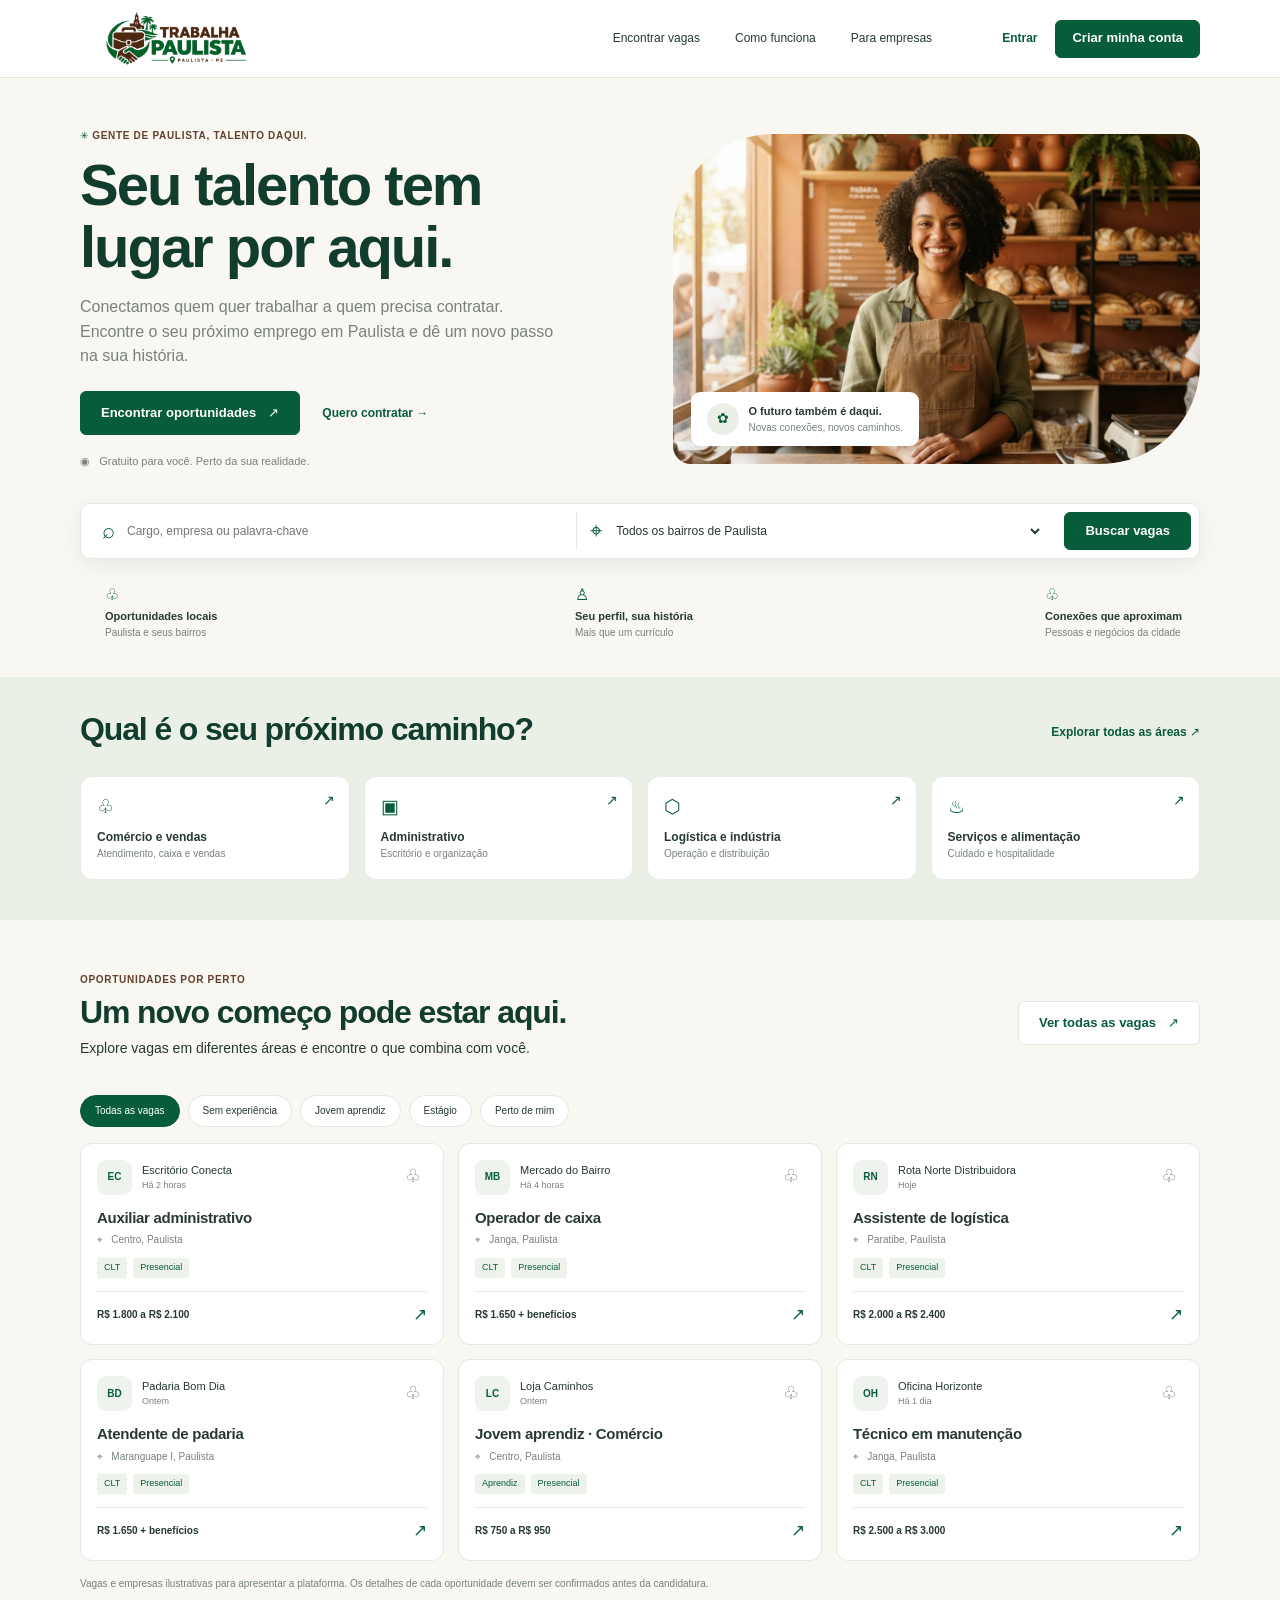
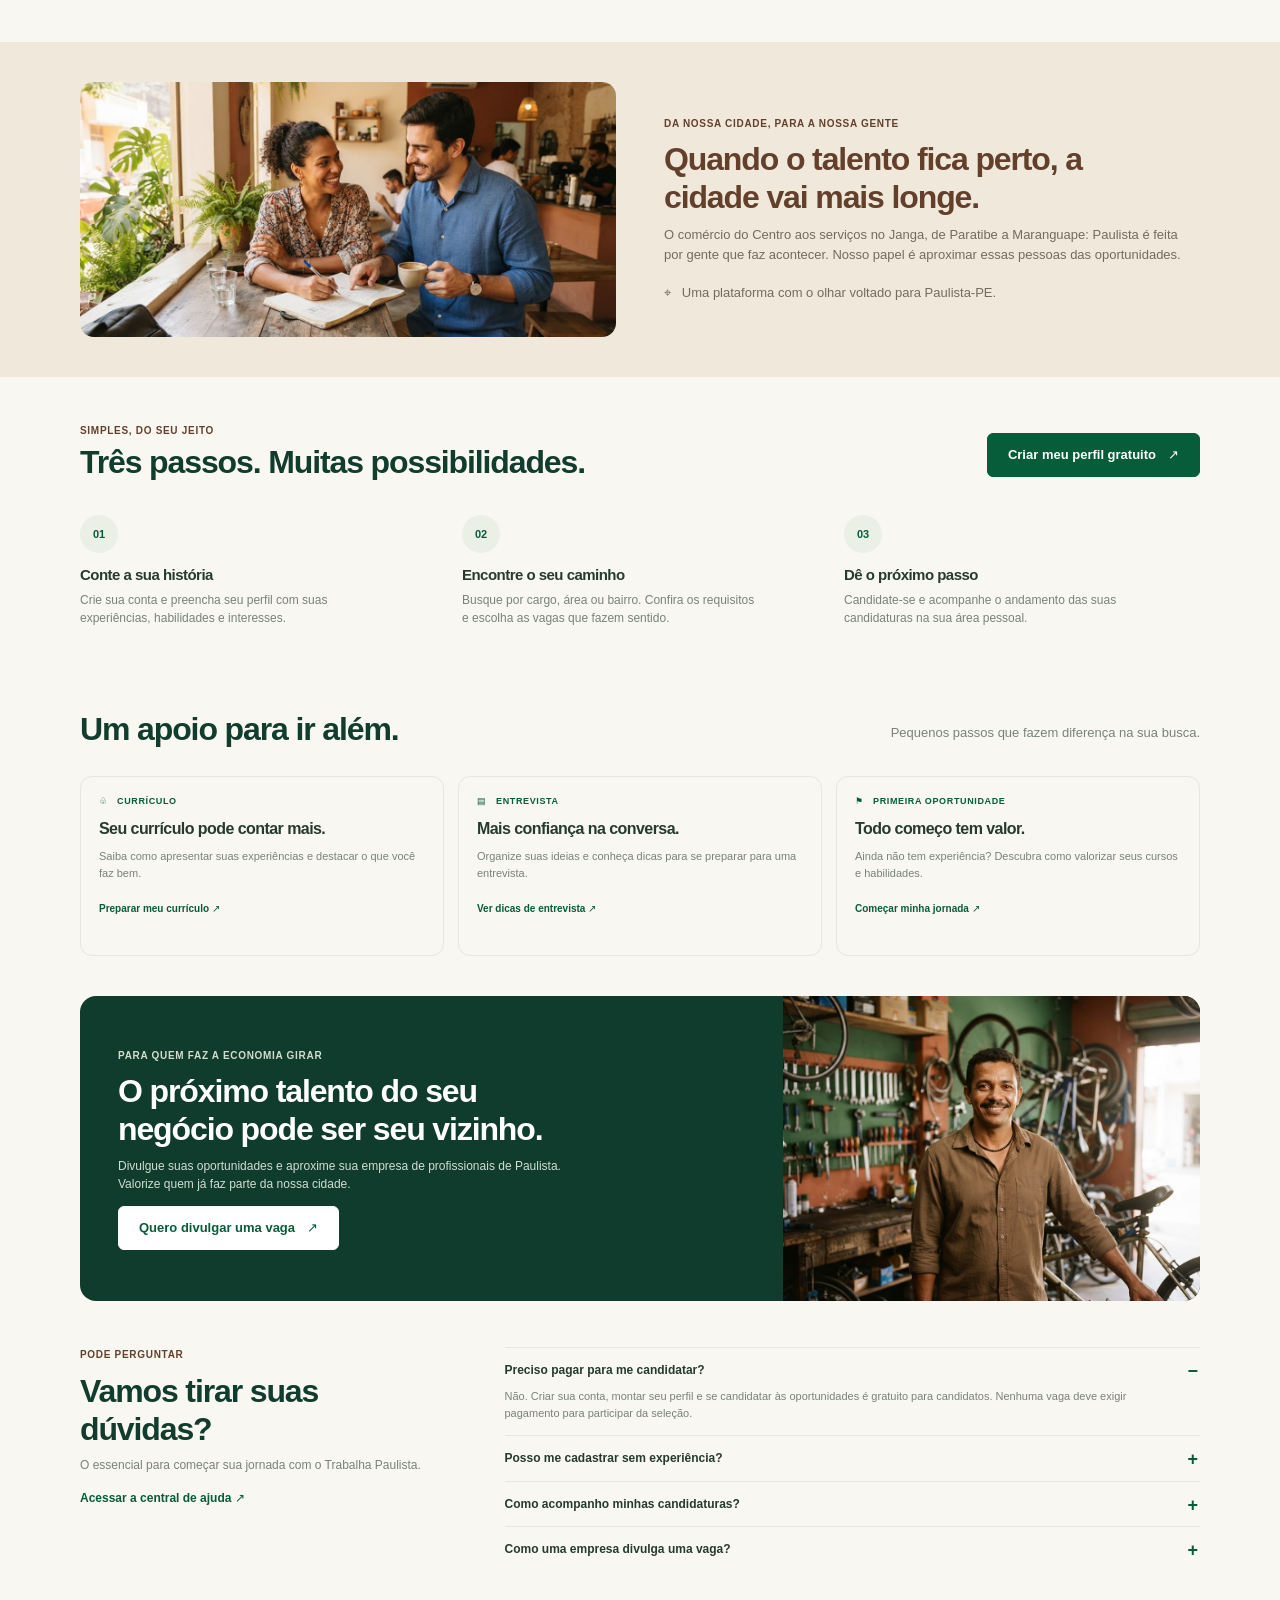
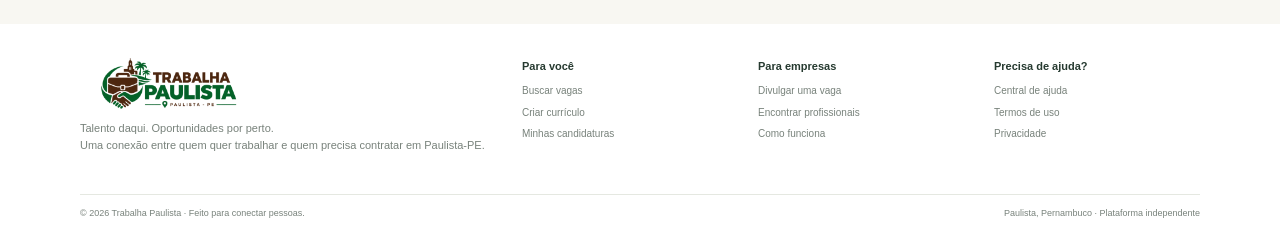
<file: index.html>
<!DOCTYPE html>
<html lang="pt-BR">
<head>
  <meta charset="UTF-8">
  <meta name="viewport" content="width=device-width, initial-scale=1.0">
  <meta name="theme-color" content="#075c39">
  <meta name="description" content="Encontre oportunidades de trabalho e profissionais em Paulista, Pernambuco.">
  <title>Trabalha Paulista | Oportunidades perto de você</title>
  <link rel="icon" href="assets/img/logo-trabalha-paulista.png">
  <link rel="stylesheet" href="assets/css/style.css">
</head>
<body>
  <header class="site-header">
    <div class="container nav-wrap">
      <a class="brand" href="index.html" aria-label="Trabalha Paulista, início"><img src="assets/img/logo-trabalha-paulista.png" alt="Trabalha Paulista — Paulista, PE"></a>
      <button class="menu-toggle" type="button" aria-expanded="false" aria-label="Abrir menu">☰</button>
      <nav class="main-nav" aria-label="Navegação principal">
        <a href="#vagas">Encontrar vagas</a><a href="#como-funciona">Como funciona</a><a href="#empresas">Para empresas</a>
        <div class="nav-actions"><a class="nav-login" href="assets/pages/login.html">Entrar</a><a class="button button-small" href="assets/pages/cadastro.html">Criar minha conta</a></div>
      </nav>
    </div>
  </header>

  <main>
    <section class="hero container">
      <div class="hero-copy">
        <p class="eyebrow"><span class="eyebrow-mark">✳</span> Gente de Paulista, talento daqui.</p>
        <h1>Seu talento tem<br class="desktop-break"> lugar por aqui.</h1>
        <p class="lead">Conectamos quem quer trabalhar a quem precisa contratar. Encontre o seu próximo emprego em Paulista e dê um novo passo na sua história.</p>
        <div class="hero-actions"><a class="button" href="#vagas">Encontrar oportunidades <span aria-hidden="true">↗</span></a><a class="text-link" href="#empresas">Quero contratar <span aria-hidden="true">→</span></a></div>
        <p class="micro-note">◉ &nbsp; Gratuito para você. Perto da sua realidade.</p>
      </div>
      <div class="hero-art">
        <img class="cover-image" src="assets/img/Profissional-no-comércio-local.png" alt="Empreendedora atende clientes em um comércio local">
        <div class="art-caption"><span class="caption-icon">✿</span><span><strong>O futuro também é daqui.</strong><small>Novas conexões, novos caminhos.</small></span></div>
      </div>
    </section>

    <section class="container search-area" aria-label="Buscar oportunidades">
      <form class="search-bar" id="job-search">
        <label class="search-field"><span aria-hidden="true">⌕</span><span class="sr-only">O que você procura?</span><input name="query" type="search" placeholder="Cargo, empresa ou palavra-chave"></label>
        <label class="search-field search-location"><span aria-hidden="true">⌖</span><span class="sr-only">Onde?</span><select name="location"><option value="">Todos os bairros de Paulista</option><option>Centro</option><option>Janga</option><option>Maranguape I</option><option>Paratibe</option></select></label>
        <button class="button search-submit" type="submit">Buscar vagas</button>
      </form>
      <div class="trust-row"><span>♧ <strong>Oportunidades locais</strong><small>Paulista e seus bairros</small></span><span>♙ <strong>Seu perfil, sua história</strong><small>Mais que um currículo</small></span><span>♧ <strong>Conexões que aproximam</strong><small>Pessoas e negócios da cidade</small></span></div>
    </section>

    <section class="path-section" id="areas">
      <div class="container">
        <div class="section-heading heading-inline"><div><h2>Qual é o seu próximo caminho?</h2></div><a class="text-link" href="#vagas">Explorar todas as áreas ↗</a></div>
        <div class="category-grid">
          <a class="category-card" href="#vagas" data-category="Comércio e vendas"><span>♧</span><b>Comércio e vendas</b><small>Atendimento, caixa e vendas</small><i>↗</i></a>
          <a class="category-card" href="#vagas" data-category="Administrativo"><span>▣</span><b>Administrativo</b><small>Escritório e organização</small><i>↗</i></a>
          <a class="category-card" href="#vagas" data-category="Logística"><span>⬡</span><b>Logística e indústria</b><small>Operação e distribuição</small><i>↗</i></a>
          <a class="category-card" href="#vagas" data-category="Alimentação"><span>♨</span><b>Serviços e alimentação</b><small>Cuidado e hospitalidade</small><i>↗</i></a>
        </div>
      </div>
    </section>

    <section class="jobs-section container" id="vagas">
      <div class="section-heading heading-inline"><div><p class="eyebrow">Oportunidades por perto</p><h2>Um novo começo pode estar aqui.</h2><p>Explore vagas em diferentes áreas e encontre o que combina com você.</p></div><a class="button button-outline" href="assets/pages/login.html">Ver todas as vagas <span>↗</span></a></div>
      <div class="filter-row" role="group" aria-label="Filtrar vagas">
        <button class="filter-chip is-active" data-filter="Todas as vagas">Todas as vagas</button><button class="filter-chip" data-filter="Sem experiência">Sem experiência</button><button class="filter-chip" data-filter="Jovem aprendiz">Jovem aprendiz</button><button class="filter-chip" data-filter="Estágio">Estágio</button><button class="filter-chip" data-filter="Perto de mim">Perto de mim</button>
      </div>
      <p class="search-message" aria-live="polite"></p>
      <div class="job-grid">
        <article class="job-card" data-tags="Administrativo Presencial" data-neighborhood="Centro"><div class="job-company"><span class="company-mark">EC</span><span>Escritório Conecta<small>Há 2 horas</small></span><button class="save-job" aria-label="Salvar vaga">♧</button></div><h3>Auxiliar administrativo</h3><p class="job-location">⌖ &nbsp; Centro, Paulista</p><div class="tags"><span>CLT</span><span>Presencial</span></div><div class="job-bottom"><b>R$ 1.800 a R$ 2.100</b><a href="assets/pages/login.html" aria-label="Ver vaga de auxiliar administrativo">↗</a></div></article>
        <article class="job-card" data-tags="Comércio e vendas Presencial Sem experiência" data-neighborhood="Janga"><div class="job-company"><span class="company-mark">MB</span><span>Mercado do Bairro<small>Há 4 horas</small></span><button class="save-job" aria-label="Salvar vaga">♧</button></div><h3>Operador de caixa</h3><p class="job-location">⌖ &nbsp; Janga, Paulista</p><div class="tags"><span>CLT</span><span>Presencial</span></div><div class="job-bottom"><b>R$ 1.650 + benefícios</b><a href="assets/pages/login.html" aria-label="Ver vaga de operador de caixa">↗</a></div></article>
        <article class="job-card" data-tags="Logística Presencial" data-neighborhood="Paratibe"><div class="job-company"><span class="company-mark">RN</span><span>Rota Norte Distribuidora<small>Hoje</small></span><button class="save-job" aria-label="Salvar vaga">♧</button></div><h3>Assistente de logística</h3><p class="job-location">⌖ &nbsp; Paratibe, Paulista</p><div class="tags"><span>CLT</span><span>Presencial</span></div><div class="job-bottom"><b>R$ 2.000 a R$ 2.400</b><a href="assets/pages/login.html" aria-label="Ver vaga de assistente de logística">↗</a></div></article>
        <article class="job-card" data-tags="Alimentação Presencial Sem experiência" data-neighborhood="Maranguape I"><div class="job-company"><span class="company-mark">BD</span><span>Padaria Bom Dia<small>Ontem</small></span><button class="save-job" aria-label="Salvar vaga">♧</button></div><h3>Atendente de padaria</h3><p class="job-location">⌖ &nbsp; Maranguape I, Paulista</p><div class="tags"><span>CLT</span><span>Presencial</span></div><div class="job-bottom"><b>R$ 1.650 + benefícios</b><a href="assets/pages/login.html" aria-label="Ver vaga de atendente de padaria">↗</a></div></article>
        <article class="job-card" data-tags="Comércio e vendas Jovem aprendiz Presencial" data-neighborhood="Centro"><div class="job-company"><span class="company-mark">LC</span><span>Loja Caminhos<small>Ontem</small></span><button class="save-job" aria-label="Salvar vaga">♧</button></div><h3>Jovem aprendiz · Comércio</h3><p class="job-location">⌖ &nbsp; Centro, Paulista</p><div class="tags"><span>Aprendiz</span><span>Presencial</span></div><div class="job-bottom"><b>R$ 750 a R$ 950</b><a href="assets/pages/login.html" aria-label="Ver vaga de jovem aprendiz">↗</a></div></article>
        <article class="job-card" data-tags="Administrativo Presencial" data-neighborhood="Janga"><div class="job-company"><span class="company-mark">OH</span><span>Oficina Horizonte<small>Há 1 dia</small></span><button class="save-job" aria-label="Salvar vaga">♧</button></div><h3>Técnico em manutenção</h3><p class="job-location">⌖ &nbsp; Janga, Paulista</p><div class="tags"><span>CLT</span><span>Presencial</span></div><div class="job-bottom"><b>R$ 2.500 a R$ 3.000</b><a href="assets/pages/login.html" aria-label="Ver vaga de técnico em manutenção">↗</a></div></article>
      </div>
      <p class="data-note">Vagas e empresas ilustrativas para apresentar a plataforma. Os detalhes de cada oportunidade devem ser confirmados antes da candidatura.</p>
    </section>

    <section class="city-section">
      <div class="container city-inner"><img class="city-art" src="assets/img/Vida-e-rabalho-no-bairro.png" alt="Duas pessoas conversam em um pequeno negócio local"><div><p class="eyebrow">Da nossa cidade, para a nossa gente</p><h2>Quando o talento fica perto, a cidade vai mais longe.</h2><p>O comércio do Centro aos serviços no Janga, de Paratibe a Maranguape: Paulista é feita por gente que faz acontecer. Nosso papel é aproximar essas pessoas das oportunidades.</p><p class="micro-note">⌖ &nbsp; Uma plataforma com o olhar voltado para Paulista-PE.</p></div></div>
    </section>

    <section class="steps-section container" id="como-funciona">
      <div class="section-heading heading-inline"><div><p class="eyebrow">Simples, do seu jeito</p><h2>Três passos. Muitas possibilidades.</h2></div><a class="button" href="assets/pages/cadastro.html">Criar meu perfil gratuito <span>↗</span></a></div>
      <div class="steps-grid"><article><span class="step-number">01</span><h3>Conte a sua história</h3><p>Crie sua conta e preencha seu perfil com suas experiências, habilidades e interesses.</p></article><article><span class="step-number">02</span><h3>Encontre o seu caminho</h3><p>Busque por cargo, área ou bairro. Confira os requisitos e escolha as vagas que fazem sentido.</p></article><article><span class="step-number">03</span><h3>Dê o próximo passo</h3><p>Candidate-se e acompanhe o andamento das suas candidaturas na sua área pessoal.</p></article></div>
    </section>

    <section class="support-section">
      <div class="container"><div class="section-heading heading-inline"><div><h2>Um apoio para ir além.</h2></div><p>Pequenos passos que fazem diferença na sua busca.</p></div>
        <div class="support-grid"><article><p class="eyebrow">♧ &nbsp; Currículo</p><h3>Seu currículo pode contar mais.</h3><p>Saiba como apresentar suas experiências e destacar o que você faz bem.</p><a class="text-link" href="assets/pages/login.html">Preparar meu currículo ↗</a></article><article><p class="eyebrow">▤ &nbsp; Entrevista</p><h3>Mais confiança na conversa.</h3><p>Organize suas ideias e conheça dicas para se preparar para uma entrevista.</p><a class="text-link" href="#duvidas">Ver dicas de entrevista ↗</a></article><article><p class="eyebrow">⚑ &nbsp; Primeira oportunidade</p><h3>Todo começo tem valor.</h3><p>Ainda não tem experiência? Descubra como valorizar seus cursos e habilidades.</p><a class="text-link" href="#vagas">Começar minha jornada ↗</a></article></div>
      </div>
    </section>

    <section class="business-cta container" id="empresas"><div><p class="eyebrow">Para quem faz a economia girar</p><h2>O próximo talento do seu negócio pode ser seu vizinho.</h2><p>Divulgue suas oportunidades e aproxime sua empresa de profissionais de Paulista. Valorize quem já faz parte da nossa cidade.</p><a class="button button-light" href="assets/pages/login.html">Quero divulgar uma vaga <span>↗</span></a></div><img class="business-art" src="assets/img/Pequeno-negocio-local.png" alt="Profissional trabalha em uma oficina de bicicletas de bairro"></section>

    <section class="faq-section container" id="duvidas"><div class="faq-intro"><p class="eyebrow">Pode perguntar</p><h2>Vamos tirar suas dúvidas?</h2><p>O essencial para começar sua jornada com o Trabalha Paulista.</p><a class="text-link" href="mailto:ajuda@trabalhapaulista.com.br">Acessar a central de ajuda ↗</a></div><div class="faq-list"><details open><summary>Preciso pagar para me candidatar?</summary><p>Não. Criar sua conta, montar seu perfil e se candidatar às oportunidades é gratuito para candidatos. Nenhuma vaga deve exigir pagamento para participar da seleção.</p></details><details><summary>Posso me cadastrar sem experiência?</summary><p>Sim. Você pode destacar cursos, projetos, habilidades e sua vontade de aprender no perfil.</p></details><details><summary>Como acompanho minhas candidaturas?</summary><p>Depois de entrar na sua conta, acesse “Minhas candidaturas” para acompanhar as atualizações.</p></details><details><summary>Como uma empresa divulga uma vaga?</summary><p>Empresas podem entrar em contato com a equipe para conhecer o processo de divulgação de oportunidades.</p></details></div></section>
  </main>

  <footer class="site-footer"><div class="container footer-main"><div class="footer-brand"><a class="brand" href="index.html"><img src="assets/img/logo-trabalha-paulista.png" alt="Trabalha Paulista"></a><p>Talento daqui. Oportunidades por perto.<br>Uma conexão entre quem quer trabalhar e quem precisa contratar em Paulista-PE.</p></div><div><h3>Para você</h3><a href="#vagas">Buscar vagas</a><a href="assets/pages/login.html">Criar currículo</a><a href="assets/pages/painel.html">Minhas candidaturas</a></div><div><h3>Para empresas</h3><a href="#empresas">Divulgar uma vaga</a><a href="#empresas">Encontrar profissionais</a><a href="#como-funciona">Como funciona</a></div><div><h3>Precisa de ajuda?</h3><a href="#duvidas">Central de ajuda</a><a href="#privacidade">Termos de uso</a><a href="#privacidade">Privacidade</a></div></div><div class="container footer-legal" id="privacidade"><span>© 2026 Trabalha Paulista · Feito para conectar pessoas.</span><span>Paulista, Pernambuco · Plataforma independente</span></div></footer>
  <script src="assets/js/app.js"></script>
</body>
</html>
</file>
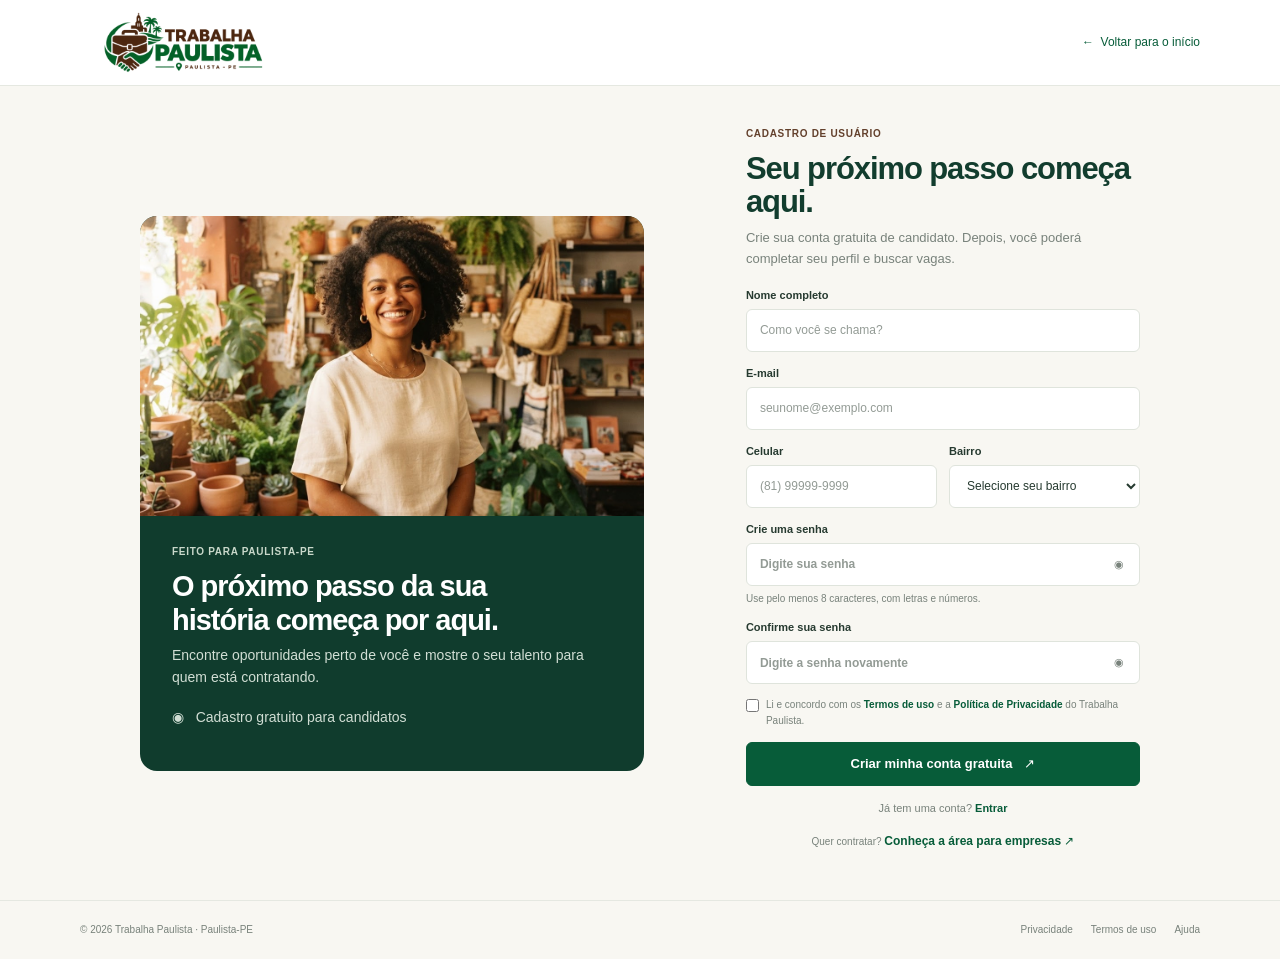
<file: assets/pages/cadastro.html>
<!DOCTYPE html>
<html lang="pt-BR">
<head>
  <meta charset="UTF-8"><meta name="viewport" content="width=device-width, initial-scale=1.0"><meta name="theme-color" content="#075c39">
  <title>Crie sua conta | Trabalha Paulista</title><link rel="icon" href="../img/logo-trabalha-paulista.png"><link rel="stylesheet" href="../css/style.css">
</head>
<body class="auth-body">
  <header class="auth-header"><div class="container auth-header-inner"><a class="brand" href="../../index.html"><img src="../img/logo-trabalha-paulista.png" alt="Trabalha Paulista"></a><a class="back-home" href="../../index.html">← &nbsp;Voltar para o início</a></div></header>
  <main class="auth-page"><div class="container auth-layout">
    <aside class="auth-promo"><img class="promo-art" src="../img/Profissional-de-Paulista.png" alt="Empreendedora em uma loja de plantas"><div class="promo-copy"><p class="eyebrow">Feito para Paulista-PE</p><h2>O próximo passo da sua história começa por aqui.</h2><p>Encontre oportunidades perto de você e mostre o seu talento para quem está contratando.</p><p class="micro-note">◉ &nbsp; Cadastro gratuito para candidatos</p></div></aside>
    <section class="auth-form-wrap"><p class="eyebrow">Cadastro de usuário</p><h1>Seu próximo passo começa aqui.</h1><p class="auth-description">Crie sua conta gratuita de candidato. Depois, você poderá completar seu perfil e buscar vagas.</p>
      <form data-demo-form data-success-message="Demonstração de front-end: o cadastro ainda não envia seus dados.">
        <label class="form-field"><span>Nome completo</span><input type="text" name="name" placeholder="Como você se chama?" autocomplete="name" required></label>
        <label class="form-field"><span>E-mail</span><input type="email" name="email" placeholder="seunome@exemplo.com" autocomplete="email" required></label>
        <div class="form-row"><label class="form-field"><span>Celular</span><input type="tel" name="phone" placeholder="(81) 99999-9999" autocomplete="tel" inputmode="tel" required></label><label class="form-field"><span>Bairro</span><select name="neighborhood" required><option value="">Selecione seu bairro</option><option>Centro</option><option>Janga</option><option>Maranguape I</option><option>Maranguape II</option><option>Paratibe</option><option>Pau Amarelo</option><option>Outro bairro de Paulista</option></select></label></div>
        <label class="form-field"><span>Crie uma senha</span><span class="input-icon-wrap"><input id="signup-password" type="password" name="password" placeholder="Digite sua senha" minlength="8" autocomplete="new-password" required><button type="button" data-toggle-password="signup-password" aria-label="Mostrar senha">◉</button></span><small class="field-hint">Use pelo menos 8 caracteres, com letras e números.</small></label>
        <label class="form-field"><span>Confirme sua senha</span><span class="input-icon-wrap"><input id="signup-confirm" type="password" name="confirm-password" placeholder="Digite a senha novamente" minlength="8" autocomplete="new-password" required><button type="button" data-toggle-password="signup-confirm" aria-label="Mostrar senha">◉</button></span></label>
        <label class="check-label"><input type="checkbox" required> <span>Li e concordo com os <a href="../../index.html#privacidade">Termos de uso</a> e a <a href="../../index.html#privacidade">Política de Privacidade</a> do Trabalha Paulista.</span></label>
        <button class="button form-submit" type="submit" style="margin-top:14px">Criar minha conta gratuita <span>↗</span></button><p class="form-feedback" aria-live="polite"></p>
      </form>
      <p class="form-footnote">Já tem uma conta? <a href="login.html">Entrar</a></p><p class="form-help">Quer contratar? <a href="login.html" class="text-link">Conheça a área para empresas ↗</a></p>
    </section>
  </div></main>
  <footer class="auth-footer"><div class="container auth-footer-inner"><span>© 2026 Trabalha Paulista · Paulista-PE</span><nav><a href="../../index.html#privacidade">Privacidade</a><a href="../../index.html#privacidade">Termos de uso</a><a href="../../index.html#duvidas">Ajuda</a></nav></div></footer>
  <script src="../js/app.js"></script>
</body>
</html>
</file>
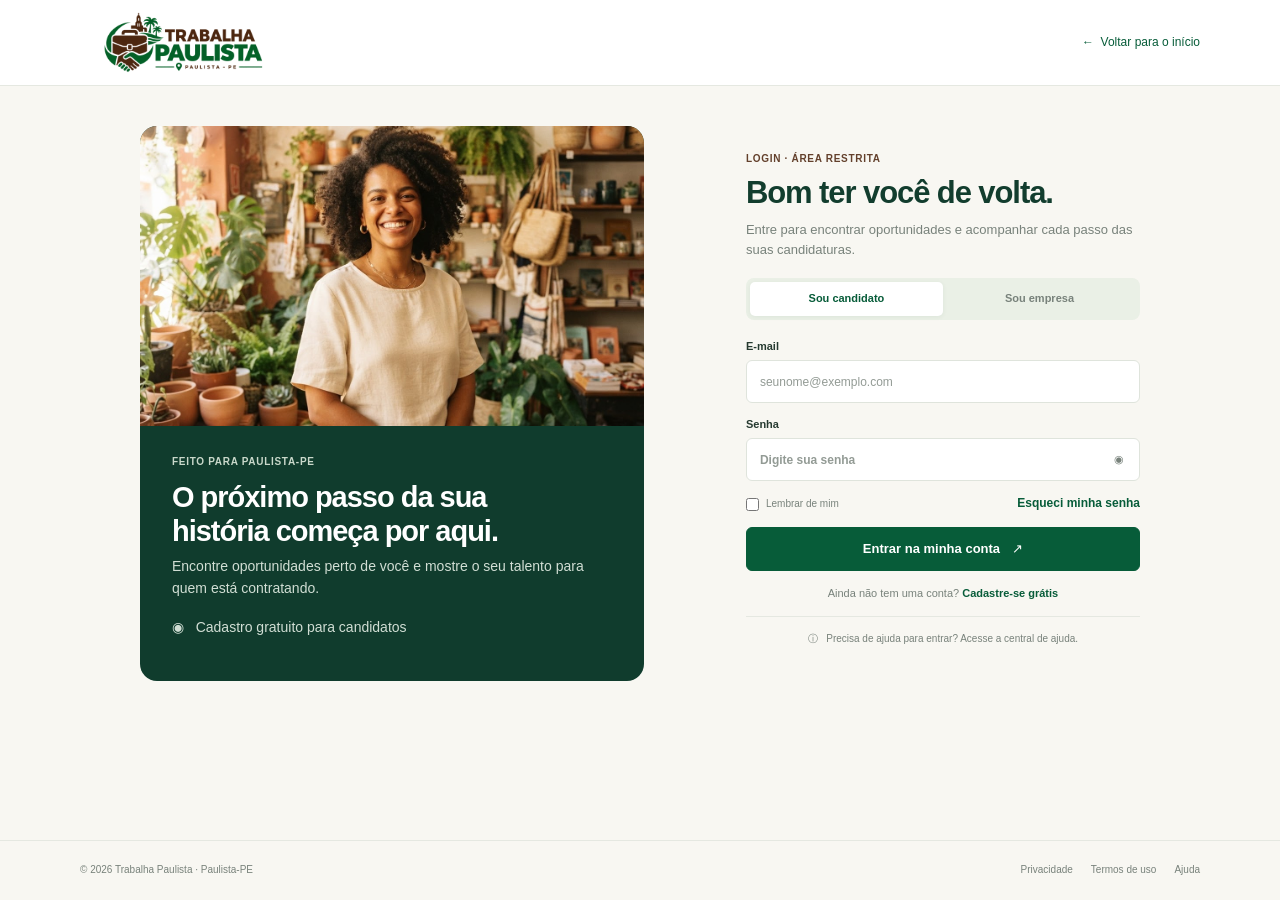
<file: assets/pages/login.html>
<!DOCTYPE html>
<html lang="pt-BR">
<head>
  <meta charset="UTF-8"><meta name="viewport" content="width=device-width, initial-scale=1.0"><meta name="theme-color" content="#075c39">
  <title>Entrar | Trabalha Paulista</title><link rel="icon" href="../img/logo-trabalha-paulista.png"><link rel="stylesheet" href="../css/style.css">
</head>
<body class="auth-body">
  <header class="auth-header"><div class="container auth-header-inner"><a class="brand" href="../../index.html"><img src="../img/logo-trabalha-paulista.png" alt="Trabalha Paulista"></a><a class="back-home" href="../../index.html">← &nbsp;Voltar para o início</a></div></header>
  <main class="auth-page"><div class="container auth-layout">
    <aside class="auth-promo"><img class="promo-art" src="../img/Profissional-de-Paulista.png" alt="Empreendedora em uma loja de plantas"><div class="promo-copy"><p class="eyebrow">Feito para Paulista-PE</p><h2>O próximo passo da sua história começa por aqui.</h2><p>Encontre oportunidades perto de você e mostre o seu talento para quem está contratando.</p><p class="micro-note">◉ &nbsp; Cadastro gratuito para candidatos</p></div></aside>
    <section class="auth-form-wrap"><p class="eyebrow">Login · Área restrita</p><h1>Bom ter você de volta.</h1><p class="auth-description">Entre para encontrar oportunidades e acompanhar cada passo das suas candidaturas.</p>
      <div class="account-tabs" role="group" aria-label="Tipo de conta"><button class="is-active" type="button">Sou candidato</button><button type="button">Sou empresa</button></div>
      <form data-demo-form data-success-message="Demonstração de front-end: a autenticação ainda não está conectada.">
        <label class="form-field"><span>E-mail</span><input type="email" name="email" placeholder="seunome@exemplo.com" autocomplete="email" required></label>
        <label class="form-field"><span>Senha</span><span class="input-icon-wrap"><input id="login-password" type="password" name="password" placeholder="Digite sua senha" autocomplete="current-password" required><button type="button" data-toggle-password="login-password" aria-label="Mostrar senha">◉</button></span></label>
        <div class="form-options"><label class="check-label"><input type="checkbox" name="remember"> Lembrar de mim</label><a class="text-link" href="recuperar-senha.html">Esqueci minha senha</a></div>
        <button class="button form-submit" type="submit">Entrar na minha conta <span>↗</span></button><p class="form-feedback" aria-live="polite"></p>
      </form>
      <p class="form-footnote">Ainda não tem uma conta? <a href="cadastro.html">Cadastre-se grátis</a></p><div class="form-separator"></div><p class="form-help">ⓘ &nbsp; Precisa de ajuda para entrar? Acesse a central de ajuda.</p>
    </section>
  </div></main>
  <footer class="auth-footer"><div class="container auth-footer-inner"><span>© 2026 Trabalha Paulista · Paulista-PE</span><nav><a href="../../index.html#privacidade">Privacidade</a><a href="../../index.html#privacidade">Termos de uso</a><a href="../../index.html#duvidas">Ajuda</a></nav></div></footer>
  <script src="../js/app.js"></script>
</body>
</html>
</file>
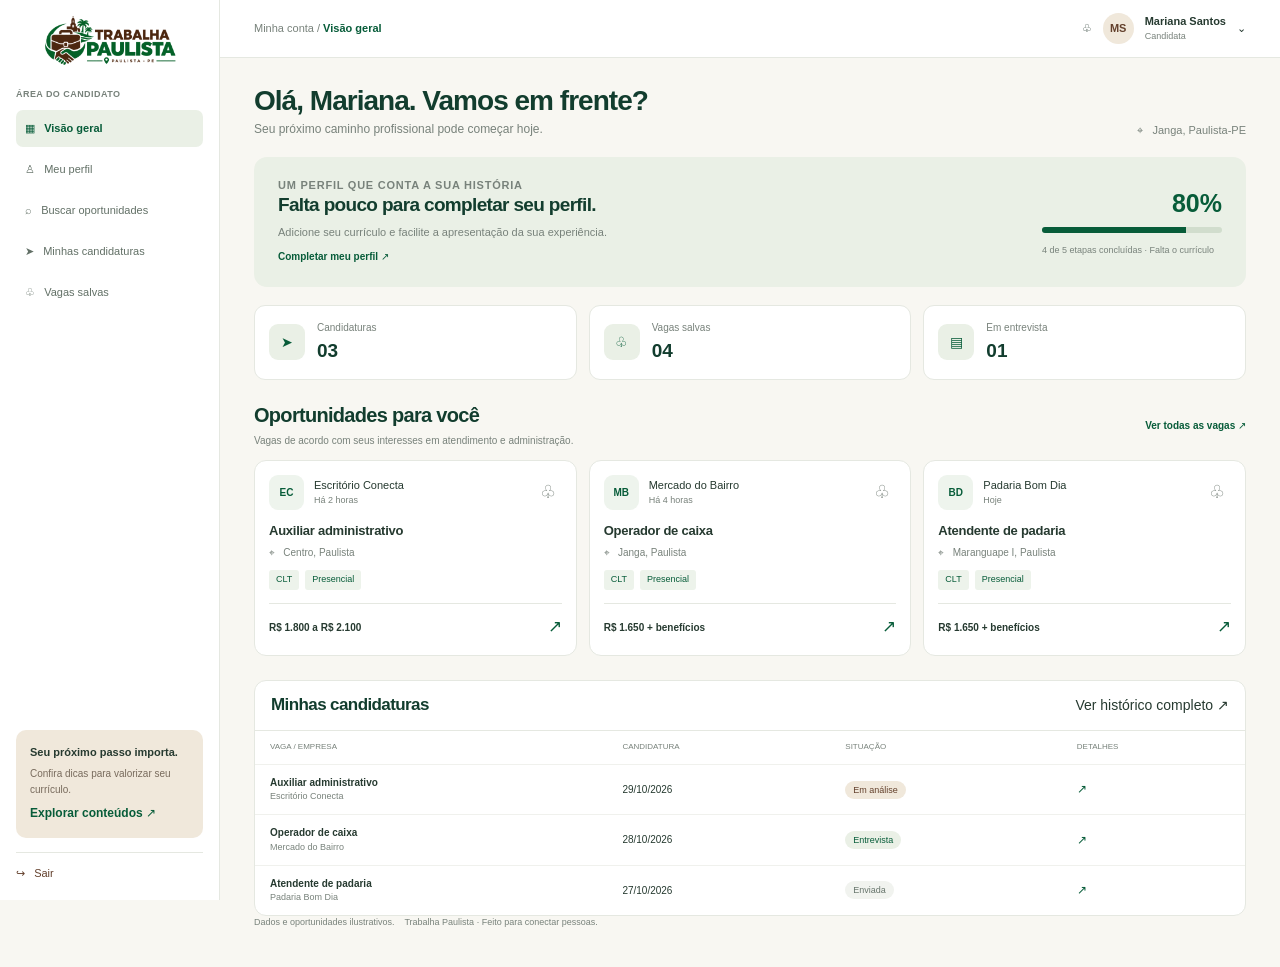
<file: assets/pages/painel.html>
<!DOCTYPE html>
<html lang="pt-BR">
<head>
  <meta charset="UTF-8"><meta name="viewport" content="width=device-width, initial-scale=1.0"><meta name="theme-color" content="#075c39">
  <title>Visão geral | Trabalha Paulista</title><link rel="icon" href="../img/logo-trabalha-paulista.png"><link rel="stylesheet" href="../css/style.css">
</head>
<body>
  <div class="dashboard">
    <aside class="sidebar"><a class="brand" href="../../index.html"><img src="../img/logo-trabalha-paulista.png" alt="Trabalha Paulista"></a><p class="side-label">Área do candidato</p><nav class="side-nav" aria-label="Área do candidato"><a class="active" href="painel.html">▦ &nbsp; Visão geral</a><a href="#perfil">♙ &nbsp; Meu perfil</a><a href="../../index.html#vagas">⌕ &nbsp; Buscar oportunidades</a><a href="#candidaturas">➤ &nbsp; Minhas candidaturas</a><a href="../../index.html#vagas">♧ &nbsp; Vagas salvas</a></nav><div class="side-help"><strong>Seu próximo passo importa.</strong><p>Confira dicas para valorizar seu currículo.</p><a class="text-link" href="../../index.html#como-funciona">Explorar conteúdos ↗</a></div><a class="side-logout" href="login.html">↪ &nbsp; Sair</a></aside>
    <main class="dashboard-main">
      <header class="dashboard-topbar"><span>Minha conta / <strong style="color:var(--green)">Visão geral</strong></span><span class="dashboard-user"><span>♧</span><span class="avatar">MS</span><span><strong>Mariana Santos</strong><small>Candidata</small></span><span>⌄</span></span></header>
      <div class="dashboard-content"><div class="dashboard-title"><div><h1>Olá, Mariana. Vamos em frente?</h1><p>Seu próximo caminho profissional pode começar hoje.</p></div><span class="micro-note">⌖ &nbsp; Janga, Paulista-PE</span></div>
        <section class="profile-banner" id="perfil"><div><p class="eyebrow">Um perfil que conta a sua história</p><h2>Falta pouco para completar seu perfil.</h2><p>Adicione seu currículo e facilite a apresentação da sua experiência.</p><a href="cadastro.html">Completar meu perfil ↗</a></div><div class="profile-progress"><strong>80%</strong><div class="progress-track"><span></span></div><small>4 de 5 etapas concluídas · Falta o currículo</small></div></section>
        <section class="stat-grid" aria-label="Resumo da sua conta"><article class="stat-card"><span class="stat-icon">➤</span><span>Candidaturas<strong>03</strong></span></article><article class="stat-card"><span class="stat-icon">♧</span><span>Vagas salvas<strong>04</strong></span></article><article class="stat-card"><span class="stat-icon">▤</span><span>Em entrevista<strong>01</strong></span></article></section>
        <section class="dashboard-section"><div class="dashboard-section-heading"><div><h2>Oportunidades para você</h2><span class="field-hint">Vagas de acordo com seus interesses em atendimento e administração.</span></div><a href="../../index.html#vagas">Ver todas as vagas ↗</a></div>
          <div class="dashboard-jobs">
            <article class="job-card"><div class="job-company"><span class="company-mark">EC</span><span>Escritório Conecta<small>Há 2 horas</small></span><button class="save-job" aria-label="Salvar vaga">♧</button></div><h3>Auxiliar administrativo</h3><p class="job-location">⌖ &nbsp; Centro, Paulista</p><div class="tags"><span>CLT</span><span>Presencial</span></div><div class="job-bottom"><b>R$ 1.800 a R$ 2.100</b><a href="login.html">↗</a></div></article>
            <article class="job-card"><div class="job-company"><span class="company-mark">MB</span><span>Mercado do Bairro<small>Há 4 horas</small></span><button class="save-job" aria-label="Salvar vaga">♧</button></div><h3>Operador de caixa</h3><p class="job-location">⌖ &nbsp; Janga, Paulista</p><div class="tags"><span>CLT</span><span>Presencial</span></div><div class="job-bottom"><b>R$ 1.650 + benefícios</b><a href="login.html">↗</a></div></article>
            <article class="job-card"><div class="job-company"><span class="company-mark">BD</span><span>Padaria Bom Dia<small>Hoje</small></span><button class="save-job" aria-label="Salvar vaga">♧</button></div><h3>Atendente de padaria</h3><p class="job-location">⌖ &nbsp; Maranguape I, Paulista</p><div class="tags"><span>CLT</span><span>Presencial</span></div><div class="job-bottom"><b>R$ 1.650 + benefícios</b><a href="login.html">↗</a></div></article>
          </div>
        </section>
        <section class="applications" id="candidaturas"><div class="applications-heading"><h2>Minhas candidaturas</h2><a href="#candidaturas">Ver histórico completo ↗</a></div><table><thead><tr><th>Vaga / Empresa</th><th>Candidatura</th><th>Situação</th><th>Detalhes</th></tr></thead><tbody><tr><td>Auxiliar administrativo<small>Escritório Conecta</small></td><td>29/10/2026</td><td><span class="status">Em análise</span></td><td><a class="text-link" href="#candidaturas">↗</a></td></tr><tr><td>Operador de caixa<small>Mercado do Bairro</small></td><td>28/10/2026</td><td><span class="status interview">Entrevista</span></td><td><a class="text-link" href="#candidaturas">↗</a></td></tr><tr><td>Atendente de padaria<small>Padaria Bom Dia</small></td><td>27/10/2026</td><td><span class="status sent">Enviada</span></td><td><a class="text-link" href="#candidaturas">↗</a></td></tr></tbody></table></section>
        <p class="dashboard-note">Dados e oportunidades ilustrativos. &nbsp;&nbsp; Trabalha Paulista · Feito para conectar pessoas.</p>
      </div>
    </main>
  </div>
  <script src="../js/app.js"></script>
</body>
</html>
</file>
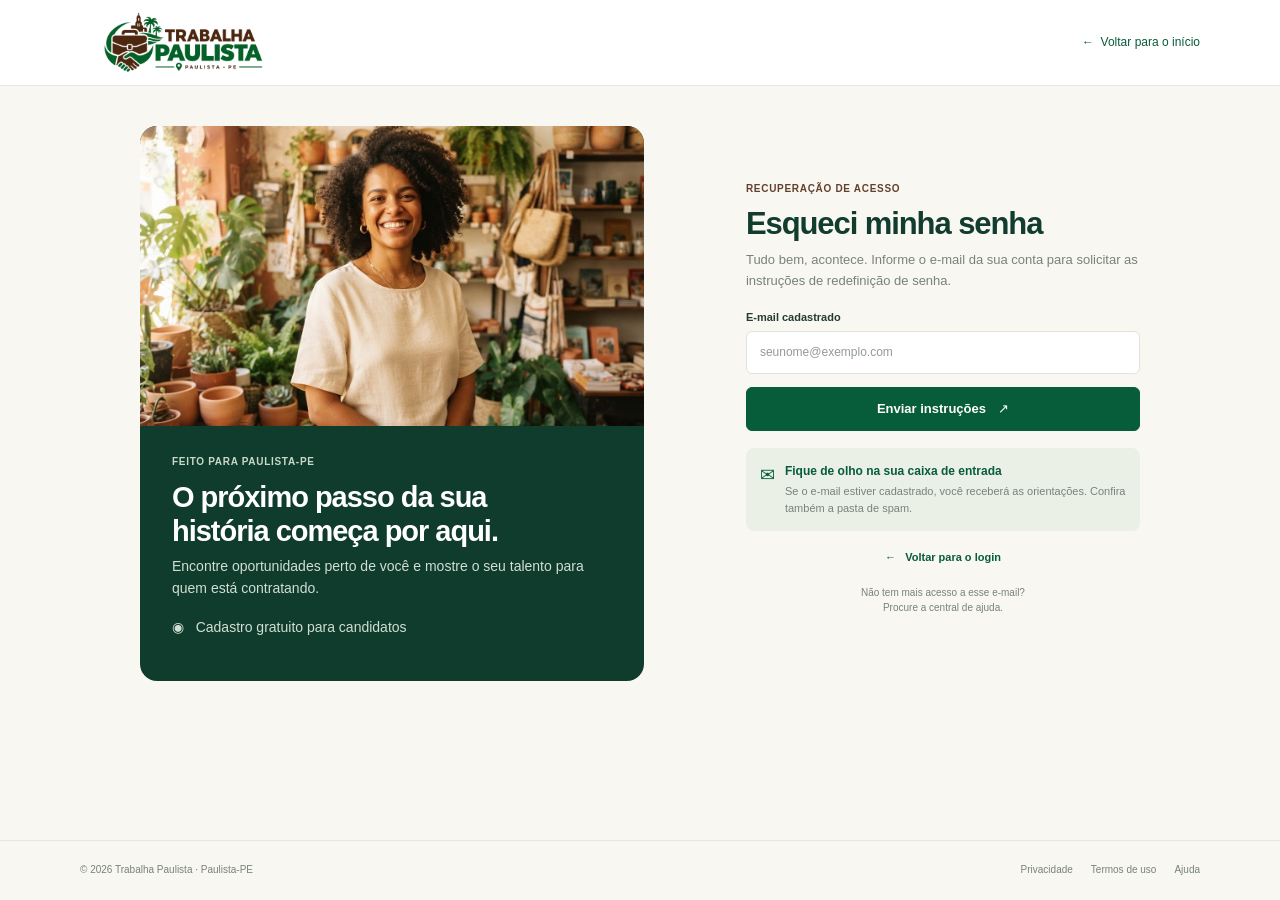
<file: assets/pages/recuperar-senha.html>
<!DOCTYPE html>
<html lang="pt-BR">
<head>
  <meta charset="UTF-8"><meta name="viewport" content="width=device-width, initial-scale=1.0"><meta name="theme-color" content="#075c39">
  <title>Recuperar acesso | Trabalha Paulista</title><link rel="icon" href="../img/logo-trabalha-paulista.png"><link rel="stylesheet" href="../css/style.css">
</head>
<body class="auth-body">
  <header class="auth-header"><div class="container auth-header-inner"><a class="brand" href="../../index.html"><img src="../img/logo-trabalha-paulista.png" alt="Trabalha Paulista"></a><a class="back-home" href="../../index.html">← &nbsp;Voltar para o início</a></div></header>
  <main class="auth-page"><div class="container auth-layout">
    <aside class="auth-promo"><img class="promo-art" src="../img/Profissional-de-Paulista.png" alt="Empreendedora em uma loja de plantas"><div class="promo-copy"><p class="eyebrow">Feito para Paulista-PE</p><h2>O próximo passo da sua história começa por aqui.</h2><p>Encontre oportunidades perto de você e mostre o seu talento para quem está contratando.</p><p class="micro-note">◉ &nbsp; Cadastro gratuito para candidatos</p></div></aside>
    <section class="auth-form-wrap"><p class="eyebrow">Recuperação de acesso</p><h1>Esqueci minha senha</h1><p class="auth-description">Tudo bem, acontece. Informe o e-mail da sua conta para solicitar as instruções de redefinição de senha.</p>
      <form data-demo-form data-success-message="Demonstração de front-end: se este e-mail estiver cadastrado, as instruções seriam enviadas.">
        <label class="form-field"><span>E-mail cadastrado</span><input type="email" name="email" placeholder="seunome@exemplo.com" autocomplete="email" required></label>
        <button class="button form-submit" type="submit">Enviar instruções <span>↗</span></button><p class="form-feedback" aria-live="polite"></p>
      </form>
      <div class="notice-box"><span>✉</span><div><strong>Fique de olho na sua caixa de entrada</strong><p>Se o e-mail estiver cadastrado, você receberá as orientações. Confira também a pasta de spam.</p></div></div>
      <a class="back-login" href="login.html">← &nbsp; Voltar para o login</a><p class="form-help" style="margin-top:18px">Não tem mais acesso a esse e-mail?<br>Procure a central de ajuda.</p>
    </section>
  </div></main>
  <footer class="auth-footer"><div class="container auth-footer-inner"><span>© 2026 Trabalha Paulista · Paulista-PE</span><nav><a href="../../index.html#privacidade">Privacidade</a><a href="../../index.html#privacidade">Termos de uso</a><a href="../../index.html#duvidas">Ajuda</a></nav></div></footer>
  <script src="../js/app.js"></script>
</body>
</html>
</file>
<file: assets/css/style.css>
/* Global stylesheet: component styles are organized by section. */

@import url("./base.css");
@import url("./header.css");
@import url("./hero.css");
@import url("./search.css");
@import url("./categories.css");
@import url("./jobs.css");
@import url("./city.css");
@import url("./steps.css");
@import url("./support.css");
@import url("./business.css");
@import url("./faq.css");
@import url("./footer.css");
@import url("./auth.css");
@import url("./dashboard.css");
@import url("./responsive.css");
</file>
